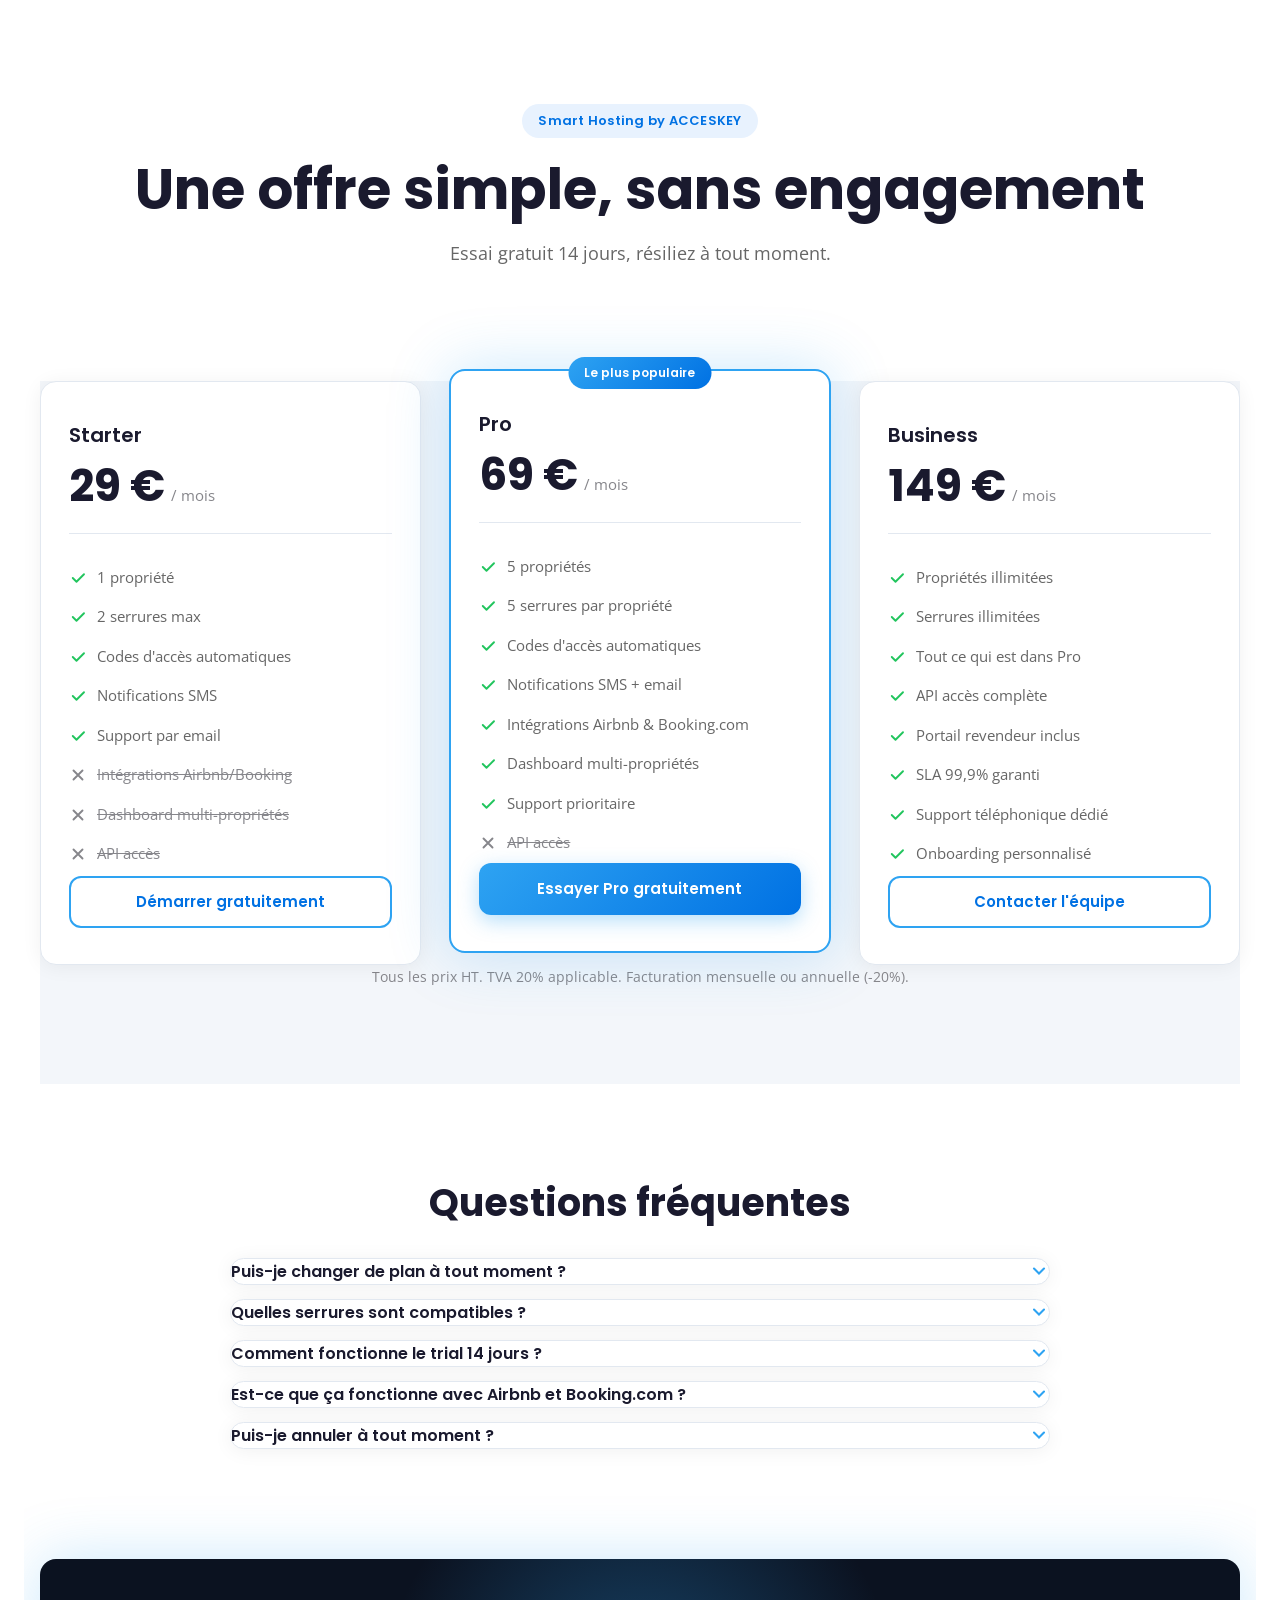
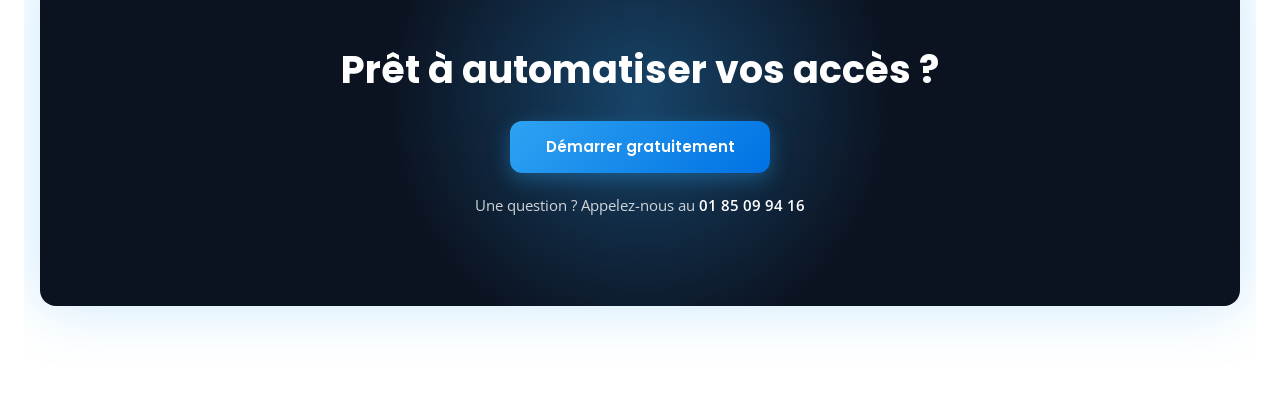
<file: smart_hosting/divi_pricing_page.html>
<link href="https://fonts.googleapis.com/css2?family=Poppins:wght@400;500;600;700&family=Open+Sans:wght@400;500;600&display=swap" rel="stylesheet">
<style>
/* ==========================================================================
   ACCESKEY - Smart Hosting - Page tarifs (Divi Code Module)
   Scope : .sh-wrap. Pas de <html>/<head>/<body>. Pas de background sur body.
   Tous les styles en !important (règle Divi).
   ========================================================================== */

.et_pb_code_inner { background: transparent !important; }
.et_pb_code_inner *,
.et_pb_code_inner *::before,
.et_pb_code_inner *::after { box-sizing: border-box !important; }

.sh-wrap {
  --sh-blue: #2ea3f2;
  --sh-blue-dark: #0071e3;
  --sh-blue-pale: #e8f2fe;
  --sh-text-dark: #1a1a2e;
  --sh-body-text: #666666;
  --sh-muted: #86868b;
  --sh-bg-white: #ffffff;
  --sh-bg-light: #f3f6fa;
  --sh-border: #e2e8f0;
  --sh-success: #22c55e;
  --sh-danger: #ff5a3c;
  --sh-dark: #0b1220;
  --sh-grad: linear-gradient(135deg, #2ea3f2 0%, #0071e3 100%);

  --sh-shadow-card: 0 2px 20px rgba(0, 0, 0, 0.06);
  --sh-shadow-hover: 0 8px 40px rgba(0, 0, 0, 0.12);
  --sh-shadow-glow: 0 0 60px rgba(46, 163, 242, 0.25);
  --sh-r-card: 16px;
  --sh-r-btn: 12px;
  --sh-r-pill: 9999px;

  --sh-font-heading: 'Poppins', -apple-system, sans-serif;
  --sh-font-body: "Open Sans", Arial, sans-serif;

  display: block !important;
  width: 100% !important;
  max-width: 1200px !important;
  margin: 0 auto !important;
  padding: 0 16px !important;
  font-family: var(--sh-font-body) !important;
  font-size: 15px !important;
  line-height: 1.7 !important;
  color: var(--sh-body-text) !important;
  text-align: left !important;
  overflow-x: hidden !important;
  -webkit-font-smoothing: antialiased !important;
}

.sh-wrap *,
.sh-wrap *::before,
.sh-wrap *::after {
  font-family: var(--sh-font-body) !important;
  box-sizing: border-box !important;
}

.sh-wrap h1,
.sh-wrap h2,
.sh-wrap h3,
.sh-wrap .sh-badge,
.sh-wrap .sh-btn,
.sh-wrap .sh-price-amount,
.sh-wrap .sh-card-name,
.sh-wrap .sh-faq-q {
  font-family: var(--sh-font-heading) !important;
}

.sh-wrap a { text-decoration: none !important; }
.sh-wrap ul { list-style: none !important; margin: 0 !important; padding: 0 !important; }
.sh-wrap p { margin: 0 !important; }
.sh-wrap button { cursor: pointer !important; background: none !important; border: 0 !important; padding: 0 !important; }

/* ---------- Sections ---------- */
.sh-section {
  position: relative !important;
  padding: 80px 0 !important;
  background: var(--sh-bg-white) !important;
}
.sh-section--light { background: var(--sh-bg-light) !important; }

.sh-badge {
  display: inline-block !important;
  padding: 6px 16px !important;
  border-radius: var(--sh-r-pill) !important;
  background: var(--sh-blue-pale) !important;
  color: var(--sh-blue-dark) !important;
  font-size: 13px !important;
  font-weight: 600 !important;
  letter-spacing: 0.02em !important;
}

.sh-h1 {
  margin: 20px 0 16px !important;
  font-size: 44px !important;
  font-weight: 700 !important;
  line-height: 1.15 !important;
  color: var(--sh-text-dark) !important;
}
.sh-h2 {
  margin: 0 0 12px !important;
  font-size: 32px !important;
  font-weight: 700 !important;
  line-height: 1.2 !important;
  color: var(--sh-text-dark) !important;
}
.sh-lead {
  max-width: 640px !important;
  font-size: 18px !important;
  color: var(--sh-body-text) !important;
}

.sh-hero { text-align: center !important; padding-bottom: 40px !important; }
.sh-hero .sh-lead { margin: 0 auto !important; }

/* ---------- Pricing grid ---------- */
.sh-grid {
  display: grid !important;
  grid-template-columns: 1fr !important;
  gap: 24px !important;
  align-items: stretch !important;
  margin-top: 16px !important;
}

.sh-card {
  position: relative !important;
  display: flex !important;
  flex-direction: column !important;
  padding: 36px 28px !important;
  border-radius: var(--sh-r-card) !important;
  border: 1px solid var(--sh-border) !important;
  background: var(--sh-bg-white) !important;
  box-shadow: var(--sh-shadow-card) !important;
  transition: box-shadow .25s ease, transform .25s ease !important;
}
.sh-card:hover {
  box-shadow: var(--sh-shadow-hover) !important;
  transform: translateY(-4px) !important;
}
.sh-card--featured {
  border: 2px solid var(--sh-blue) !important;
  box-shadow: var(--sh-shadow-glow) !important;
}

.sh-card-flag {
  position: absolute !important;
  top: -14px !important;
  left: 50% !important;
  transform: translateX(-50%) !important;
  padding: 6px 16px !important;
  border-radius: var(--sh-r-pill) !important;
  background: var(--sh-grad) !important;
  color: #ffffff !important;
  font-family: var(--sh-font-heading) !important;
  font-size: 12px !important;
  font-weight: 600 !important;
  white-space: nowrap !important;
}

.sh-card-name {
  font-size: 20px !important;
  font-weight: 600 !important;
  color: var(--sh-text-dark) !important;
}

.sh-price {
  display: flex !important;
  align-items: baseline !important;
  gap: 6px !important;
  margin: 12px 0 24px !important;
  padding-bottom: 24px !important;
  border-bottom: 1px solid var(--sh-border) !important;
}
.sh-price-amount {
  font-size: 44px !important;
  font-weight: 700 !important;
  line-height: 1 !important;
  color: var(--sh-text-dark) !important;
}
.sh-price-period {
  font-size: 15px !important;
  color: var(--sh-muted) !important;
}

.sh-features { margin-bottom: 32px !important; flex: 1 1 auto !important; }
.sh-features li {
  display: flex !important;
  align-items: flex-start !important;
  gap: 10px !important;
  padding: 7px 0 !important;
  font-size: 15px !important;
  color: var(--sh-body-text) !important;
}
.sh-features li.is-off {
  color: var(--sh-muted) !important;
  text-decoration: line-through !important;
  text-decoration-color: var(--sh-muted) !important;
}

.sh-ico {
  flex: 0 0 18px !important;
  width: 18px !important;
  height: 18px !important;
  margin-top: 4px !important;
  stroke: var(--sh-success) !important;
  fill: none !important;
  stroke-width: 2.5 !important;
  stroke-linecap: round !important;
  stroke-linejoin: round !important;
}
.sh-ico--off {
  stroke: var(--sh-muted) !important;
}

/* ---------- Buttons ---------- */
.sh-btn {
  display: inline-flex !important;
  align-items: center !important;
  justify-content: center !important;
  gap: 8px !important;
  width: 100% !important;
  min-height: 52px !important;
  padding: 14px 24px !important;
  border-radius: var(--sh-r-btn) !important;
  font-size: 15px !important;
  font-weight: 600 !important;
  line-height: 1.2 !important;
  text-align: center !important;
  transition: transform .2s ease, box-shadow .2s ease, background .2s ease !important;
}
.sh-btn--ghost {
  border: 2px solid var(--sh-blue) !important;
  background: var(--sh-bg-white) !important;
  color: var(--sh-blue-dark) !important;
}
.sh-btn--ghost:hover {
  background: var(--sh-blue-pale) !important;
}
.sh-btn--primary {
  background: var(--sh-grad) !important;
  color: #ffffff !important;
  box-shadow: 0 6px 20px rgba(46, 163, 242, 0.35) !important;
}
.sh-btn--primary:hover {
  transform: translateY(-2px) !important;
  box-shadow: 0 10px 30px rgba(46, 163, 242, 0.45) !important;
}
.sh-btn--light {
  background: #ffffff !important;
  color: var(--sh-blue-dark) !important;
}

.sh-note {
  margin-top: 32px !important;
  text-align: center !important;
  font-size: 14px !important;
  color: var(--sh-muted) !important;
}

/* ---------- FAQ ---------- */
.sh-faq { max-width: 820px !important; margin: 32px auto 0 !important; }
.sh-faq-item {
  margin-bottom: 14px !important;
  border-radius: var(--sh-r-card) !important;
  border: 1px solid var(--sh-border) !important;
  background: var(--sh-bg-white) !important;
  box-shadow: var(--sh-shadow-card) !important;
  overflow: hidden !important;
}
.sh-faq-q {
  display: flex !important;
  align-items: center !important;
  justify-content: space-between !important;
  gap: 16px !important;
  width: 100% !important;
  padding: 20px 24px !important;
  text-align: left !important;
  font-size: 16px !important;
  font-weight: 600 !important;
  color: var(--sh-text-dark) !important;
}
.sh-faq-chev {
  flex: 0 0 20px !important;
  width: 20px !important;
  height: 20px !important;
  stroke: var(--sh-blue) !important;
  fill: none !important;
  stroke-width: 2.5 !important;
  stroke-linecap: round !important;
  transition: transform .25s ease !important;
}
.sh-faq-a {
  display: none !important;
  padding: 0 24px 20px !important;
  font-size: 15px !important;
  color: var(--sh-body-text) !important;
}
.sh-faq-item.is-open .sh-faq-a { display: block !important; }
.sh-faq-item.is-open .sh-faq-chev { transform: rotate(180deg) !important; }

/* ---------- Final CTA ---------- */
.sh-cta {
  position: relative !important;
  overflow: hidden !important;
  padding: 72px 32px !important;
  border-radius: var(--sh-r-card) !important;
  background: var(--sh-dark) !important;
  text-align: center !important;
  box-shadow: var(--sh-shadow-glow) !important;
}
.sh-cta::before {
  content: "" !important;
  position: absolute !important;
  top: -120px !important;
  left: 50% !important;
  transform: translateX(-50%) !important;
  width: 520px !important;
  height: 520px !important;
  border-radius: 50% !important;
  background: radial-gradient(circle, rgba(46, 163, 242, 0.35) 0%, rgba(46, 163, 242, 0) 70%) !important;
  pointer-events: none !important;
}
.sh-cta > * { position: relative !important; }
.sh-cta h2 { color: #ffffff !important; margin-bottom: 28px !important; }
.sh-cta-actions {
  display: flex !important;
  flex-direction: column !important;
  align-items: center !important;
  gap: 20px !important;
}
.sh-cta-actions .sh-btn { width: auto !important; min-width: 260px !important; }
.sh-cta-phone {
  font-size: 15px !important;
  color: rgba(255, 255, 255, 0.8) !important;
}
.sh-cta-phone a {
  color: #ffffff !important;
  font-weight: 600 !important;
  text-decoration: none !important;
}

/* ---------- Desktop ---------- */
@media (min-width: 768px) {
  .sh-h1 { font-size: 56px !important; }
  .sh-h2 { font-size: 38px !important; }
  .sh-grid { grid-template-columns: repeat(3, 1fr) !important; gap: 28px !important; }
  .sh-card--featured { transform: translateY(-12px) !important; }
  .sh-card--featured:hover { transform: translateY(-16px) !important; }
  .sh-section { padding: 96px 0 !important; }
  .sh-cta { padding: 88px 56px !important; }
}

/* ---------- Mobile ---------- */
@media (max-width: 767px) {
  .sh-h1 { font-size: 34px !important; }
  .sh-h2 { font-size: 26px !important; }
  .sh-section { padding: 56px 0 !important; }
  .sh-cta { padding: 56px 20px !important; }
  .sh-cta-actions .sh-btn { width: 100% !important; min-width: 0 !important; }
  .sh-card { padding: 32px 24px !important; }
  .sh-price-amount { font-size: 38px !important; }
}
</style>

<div class="sh-wrap">

  <!-- HERO -->
  <section class="sh-section sh-hero">
    <span class="sh-badge">Smart Hosting by ACCESKEY</span>
    <h1 class="sh-h1">Une offre simple, sans engagement</h1>
    <p class="sh-lead">Essai gratuit 14 jours, résiliez à tout moment.</p>
  </section>

  <!-- GRILLE TARIFS -->
  <section class="sh-section sh-section--light" style="padding-top:0 !important;">
    <div class="sh-grid">

      <!-- Starter -->
      <article class="sh-card">
        <h2 class="sh-card-name" style="margin:0 !important;font-size:20px !important;">Starter</h2>
        <div class="sh-price">
          <span class="sh-price-amount">29 €</span>
          <span class="sh-price-period">/ mois</span>
        </div>
        <ul class="sh-features">
          <li><svg class="sh-ico" viewBox="0 0 24 24" aria-hidden="true"><path d="M5 12l5 5L20 7"/></svg>1 propriété</li>
          <li><svg class="sh-ico" viewBox="0 0 24 24" aria-hidden="true"><path d="M5 12l5 5L20 7"/></svg>2 serrures max</li>
          <li><svg class="sh-ico" viewBox="0 0 24 24" aria-hidden="true"><path d="M5 12l5 5L20 7"/></svg>Codes d'accès automatiques</li>
          <li><svg class="sh-ico" viewBox="0 0 24 24" aria-hidden="true"><path d="M5 12l5 5L20 7"/></svg>Notifications SMS</li>
          <li><svg class="sh-ico" viewBox="0 0 24 24" aria-hidden="true"><path d="M5 12l5 5L20 7"/></svg>Support par email</li>
          <li class="is-off"><svg class="sh-ico sh-ico--off" viewBox="0 0 24 24" aria-hidden="true"><path d="M6 6l12 12M18 6L6 18"/></svg>Intégrations Airbnb/Booking</li>
          <li class="is-off"><svg class="sh-ico sh-ico--off" viewBox="0 0 24 24" aria-hidden="true"><path d="M6 6l12 12M18 6L6 18"/></svg>Dashboard multi-propriétés</li>
          <li class="is-off"><svg class="sh-ico sh-ico--off" viewBox="0 0 24 24" aria-hidden="true"><path d="M6 6l12 12M18 6L6 18"/></svg>API accès</li>
        </ul>
        <a class="sh-btn sh-btn--ghost" href="https://client.acceskey.fr/web/login">Démarrer gratuitement</a>
      </article>

      <!-- Pro (mise en avant) -->
      <article class="sh-card sh-card--featured">
        <span class="sh-card-flag">Le plus populaire</span>
        <h2 class="sh-card-name" style="margin:0 !important;font-size:20px !important;">Pro</h2>
        <div class="sh-price">
          <span class="sh-price-amount">69 €</span>
          <span class="sh-price-period">/ mois</span>
        </div>
        <ul class="sh-features">
          <li><svg class="sh-ico" viewBox="0 0 24 24" aria-hidden="true"><path d="M5 12l5 5L20 7"/></svg>5 propriétés</li>
          <li><svg class="sh-ico" viewBox="0 0 24 24" aria-hidden="true"><path d="M5 12l5 5L20 7"/></svg>5 serrures par propriété</li>
          <li><svg class="sh-ico" viewBox="0 0 24 24" aria-hidden="true"><path d="M5 12l5 5L20 7"/></svg>Codes d'accès automatiques</li>
          <li><svg class="sh-ico" viewBox="0 0 24 24" aria-hidden="true"><path d="M5 12l5 5L20 7"/></svg>Notifications SMS + email</li>
          <li><svg class="sh-ico" viewBox="0 0 24 24" aria-hidden="true"><path d="M5 12l5 5L20 7"/></svg>Intégrations Airbnb &amp; Booking.com</li>
          <li><svg class="sh-ico" viewBox="0 0 24 24" aria-hidden="true"><path d="M5 12l5 5L20 7"/></svg>Dashboard multi-propriétés</li>
          <li><svg class="sh-ico" viewBox="0 0 24 24" aria-hidden="true"><path d="M5 12l5 5L20 7"/></svg>Support prioritaire</li>
          <li class="is-off"><svg class="sh-ico sh-ico--off" viewBox="0 0 24 24" aria-hidden="true"><path d="M6 6l12 12M18 6L6 18"/></svg>API accès</li>
        </ul>
        <a class="sh-btn sh-btn--primary" href="https://client.acceskey.fr/web/login">Essayer Pro gratuitement</a>
      </article>

      <!-- Business -->
      <article class="sh-card">
        <h2 class="sh-card-name" style="margin:0 !important;font-size:20px !important;">Business</h2>
        <div class="sh-price">
          <span class="sh-price-amount">149 €</span>
          <span class="sh-price-period">/ mois</span>
        </div>
        <ul class="sh-features">
          <li><svg class="sh-ico" viewBox="0 0 24 24" aria-hidden="true"><path d="M5 12l5 5L20 7"/></svg>Propriétés illimitées</li>
          <li><svg class="sh-ico" viewBox="0 0 24 24" aria-hidden="true"><path d="M5 12l5 5L20 7"/></svg>Serrures illimitées</li>
          <li><svg class="sh-ico" viewBox="0 0 24 24" aria-hidden="true"><path d="M5 12l5 5L20 7"/></svg>Tout ce qui est dans Pro</li>
          <li><svg class="sh-ico" viewBox="0 0 24 24" aria-hidden="true"><path d="M5 12l5 5L20 7"/></svg>API accès complète</li>
          <li><svg class="sh-ico" viewBox="0 0 24 24" aria-hidden="true"><path d="M5 12l5 5L20 7"/></svg>Portail revendeur inclus</li>
          <li><svg class="sh-ico" viewBox="0 0 24 24" aria-hidden="true"><path d="M5 12l5 5L20 7"/></svg>SLA 99,9% garanti</li>
          <li><svg class="sh-ico" viewBox="0 0 24 24" aria-hidden="true"><path d="M5 12l5 5L20 7"/></svg>Support téléphonique dédié</li>
          <li><svg class="sh-ico" viewBox="0 0 24 24" aria-hidden="true"><path d="M5 12l5 5L20 7"/></svg>Onboarding personnalisé</li>
        </ul>
        <a class="sh-btn sh-btn--ghost" href="https://acceskey.fr/contact/">Contacter l'équipe</a>
      </article>

    </div>

    <p class="sh-note">Tous les prix HT. TVA 20% applicable. Facturation mensuelle ou annuelle (-20%).</p>
  </section>

  <!-- FAQ -->
  <section class="sh-section">
    <div style="text-align:center !important;">
      <h2 class="sh-h2">Questions fréquentes</h2>
    </div>

    <div class="sh-faq">
      <div class="sh-faq-item">
        <button class="sh-faq-q" type="button" aria-expanded="false">
          Puis-je changer de plan à tout moment ?
          <svg class="sh-faq-chev" viewBox="0 0 24 24" aria-hidden="true"><path d="M6 9l6 6 6-6"/></svg>
        </button>
        <div class="sh-faq-a"><p>Oui, le changement est immédiat.</p></div>
      </div>

      <div class="sh-faq-item">
        <button class="sh-faq-q" type="button" aria-expanded="false">
          Quelles serrures sont compatibles ?
          <svg class="sh-faq-chev" viewBox="0 0 24 24" aria-hidden="true"><path d="M6 9l6 6 6-6"/></svg>
        </button>
        <div class="sh-faq-a"><p>Nuki, Yale, Tedee, igloohome, Bold et toute serrure avec API.</p></div>
      </div>

      <div class="sh-faq-item">
        <button class="sh-faq-q" type="button" aria-expanded="false">
          Comment fonctionne le trial 14 jours ?
          <svg class="sh-faq-chev" viewBox="0 0 24 24" aria-hidden="true"><path d="M6 9l6 6 6-6"/></svg>
        </button>
        <div class="sh-faq-a"><p>Accès Pro complet, sans CB requise.</p></div>
      </div>

      <div class="sh-faq-item">
        <button class="sh-faq-q" type="button" aria-expanded="false">
          Est-ce que ça fonctionne avec Airbnb et Booking.com ?
          <svg class="sh-faq-chev" viewBox="0 0 24 24" aria-hidden="true"><path d="M6 9l6 6 6-6"/></svg>
        </button>
        <div class="sh-faq-a"><p>Oui, via webhook automatique.</p></div>
      </div>

      <div class="sh-faq-item">
        <button class="sh-faq-q" type="button" aria-expanded="false">
          Puis-je annuler à tout moment ?
          <svg class="sh-faq-chev" viewBox="0 0 24 24" aria-hidden="true"><path d="M6 9l6 6 6-6"/></svg>
        </button>
        <div class="sh-faq-a"><p>Oui, sans préavis, depuis votre espace client.</p></div>
      </div>
    </div>
  </section>

  <!-- CTA FINAL -->
  <section class="sh-section" style="padding-top:0 !important;">
    <div class="sh-cta">
      <h2 class="sh-h2">Prêt à automatiser vos accès ?</h2>
      <div class="sh-cta-actions">
        <a class="sh-btn sh-btn--primary" href="https://client.acceskey.fr/web/login">Démarrer gratuitement</a>
        <p class="sh-cta-phone">Une question ? Appelez-nous au <a href="tel:+33185099416">01 85 09 94 16</a></p>
      </div>
    </div>
  </section>

</div>

<script>
document.addEventListener("DOMContentLoaded", function () {
  var items = document.querySelectorAll(".sh-wrap .sh-faq-item");
  items.forEach(function (item) {
    var btn = item.querySelector(".sh-faq-q");
    if (!btn) return;
    btn.addEventListener("click", function () {
      var open = item.classList.toggle("is-open");
      btn.setAttribute("aria-expanded", open ? "true" : "false");
    });
  });
});
</script>
</file>
